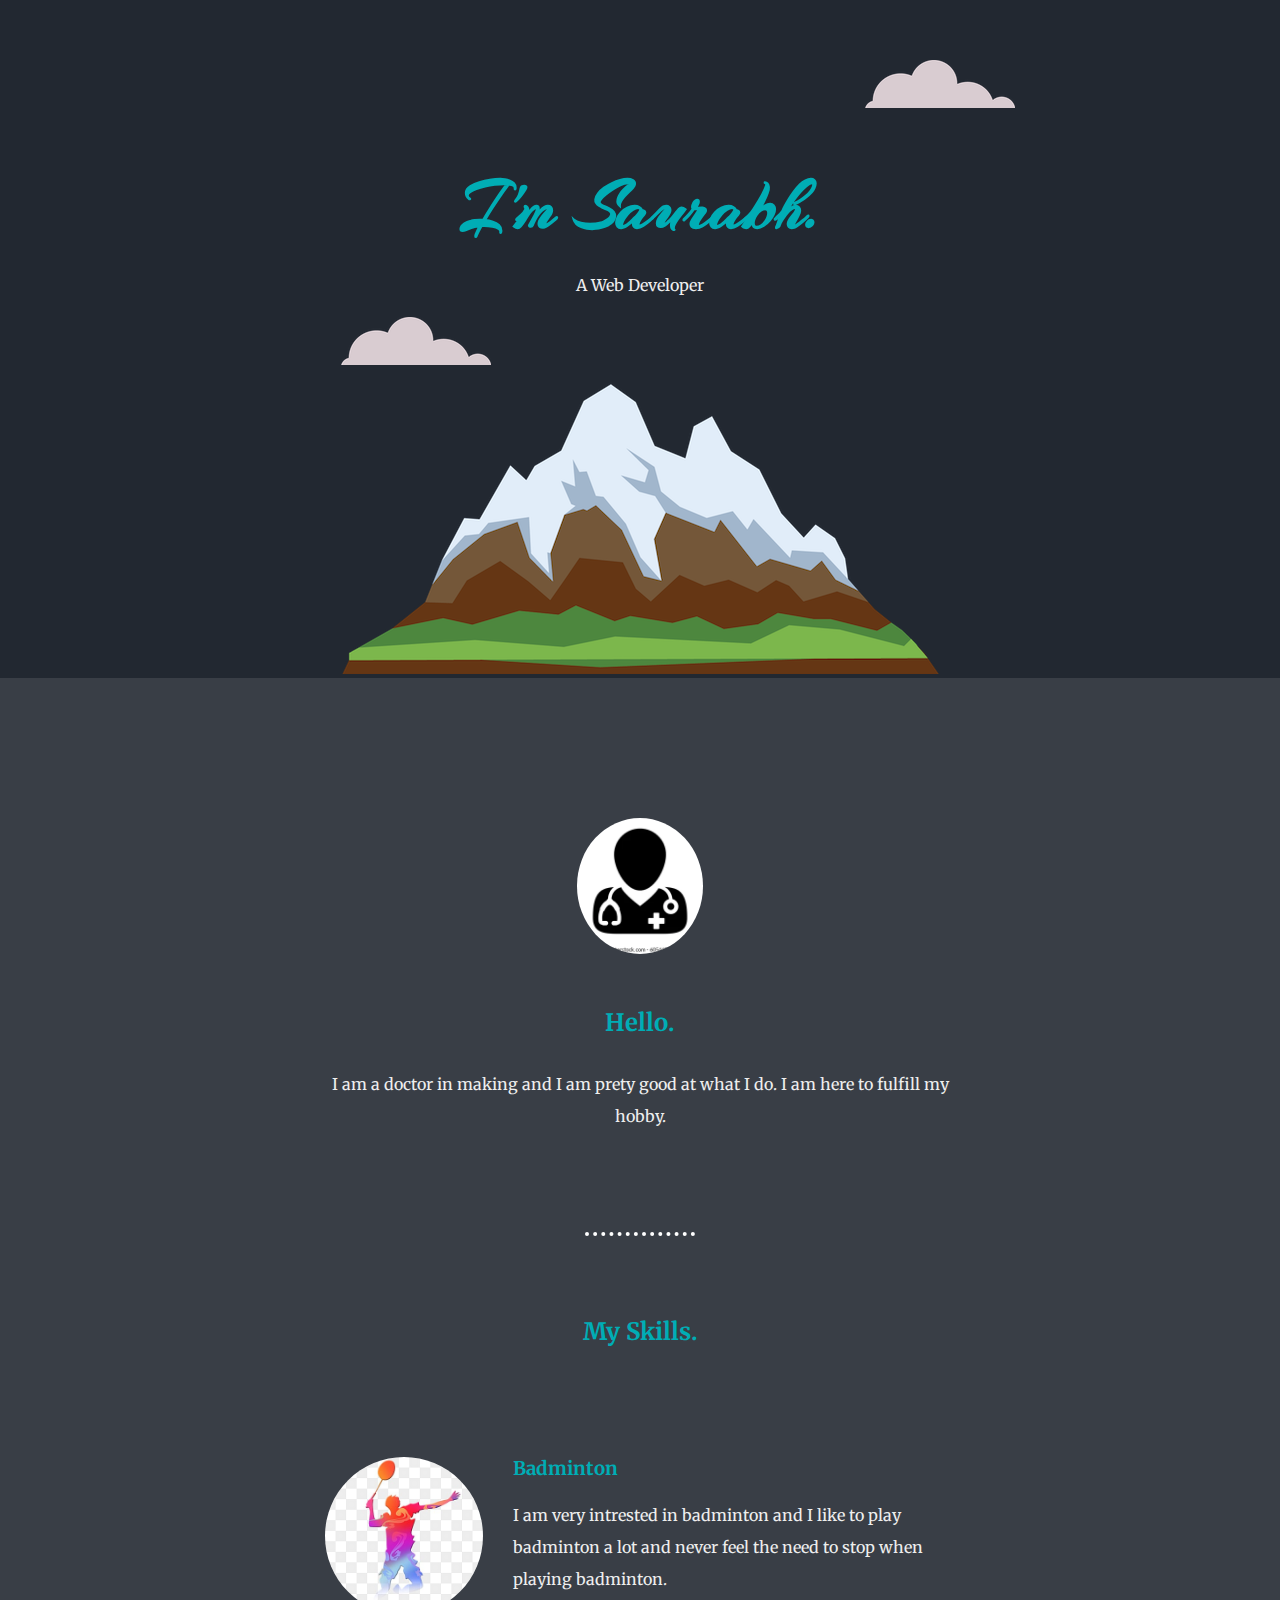
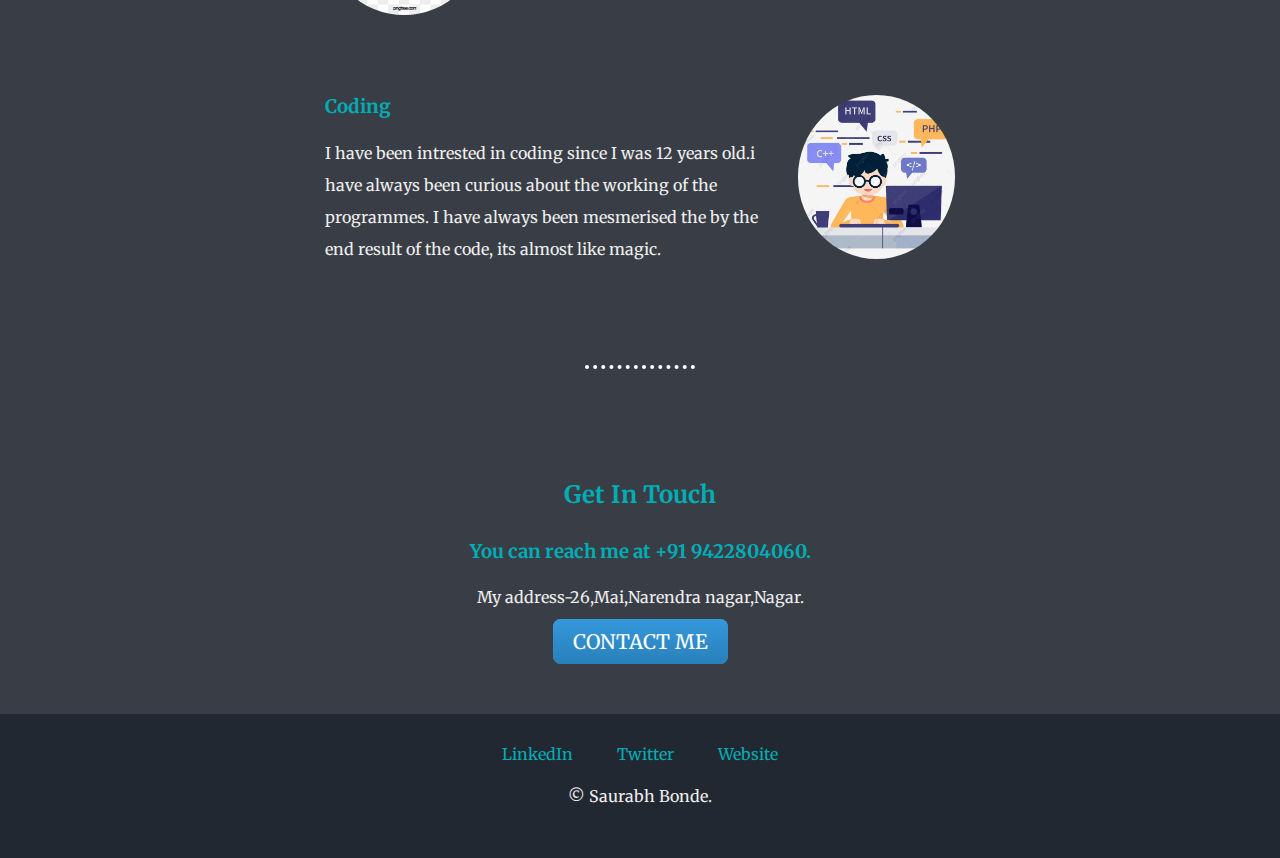
<file: index.html>
<!DOCTYPE html>
<html lang="en" dir="ltr">

<head>
  <meta charset="utf-8">
  <title>Saurabh bonde</title>
  <link rel="stylesheet" href="css/styles.css">
  <link class="master" rel="icon" href="favicon.ico">
  <link rel="preconnect" href="https://fonts.googleapis.com">
  <link rel="preconnect" href="https://fonts.gstatic.com" crossorigin>
  <link href="<link rel=" preconnect" href="https://fonts.googleapis.com">
  <link rel="preconnect" href="https://fonts.gstatic.com" crossorigin>
  <link href="https://fonts.googleapis.com/css2?family=Arizonia&family=Dancing+Script&family=Merriweather:wght@300&family=Montserrat:wght@200&display=swap" rel="stylesheet">
</head>

<body>
  <div class="top-conatiner">
    <img class="top-cloud" src="images/cloud.png" alt="cloud-image">
    <h1>I'm Saurabh.</h1>
    <p>A Web Developer</p>
    <img class="bottom-cloud" src="images/cloud.png" alt="cloud-image">
    <img class="mountain" src="images/mountain.png" alt="mountain-img">
    <div class="middle-container">
      <div class="profile">
        <img class="profile-pic" src="doctor.webp" alt="Profile-pic">
        <h2>Hello.</h2>
        <p class="paragraph">I am a doctor in making and I am prety good at what I do. I am here to fulfill my hobby. </p>

      </div>
      <hr>
      <div class="skills">
        <h2>My Skills.</h2>
        <div class="skill-row">
          <img class="badminton" src="images/badminton-skill2.jpeg" alt="badminton-pic">
          <h3>Badminton</h3>
          <p>I am very intrested in badminton and I like to play badminton a lot and never feel the need to stop when playing badminton.</p>
        </div>
        <div class="skill-row">
          <img class="coding" src="images/coding-skill.jpeg" alt="coding-pic">
          <h3>Coding</h3>
          <p>I have been intrested in coding since I was 12 years old.i have always been curious about the working of the programmes. I have always been mesmerised the by the end result of the code, its almost like magic.</p>
        </div>
      </div>
      <hr>
      <div class="contact-me">
        <h2>Get In Touch</h2>
        <h3>You can reach me at +91 9422804060.</h3>
        <p>My address-26,Mai,Narendra nagar,Nagar.</p>
        <a class="btn" href="mailto:Saurabhbonde123@gmail.com">CONTACT ME</a>
      </div>
    </div>


    <div class="bottom-container">
      <a class="footer-link" href="https://www.linkedin.com/">LinkedIn</a>
      <a class="footer-link" href="https://twitter.com/">Twitter</a>
      <a class="footer-link" href="https://www.appbrewery.co/">Website</a>
      <p>© Saurabh Bonde.</p>
    </div>
</body>



</html>
</file>
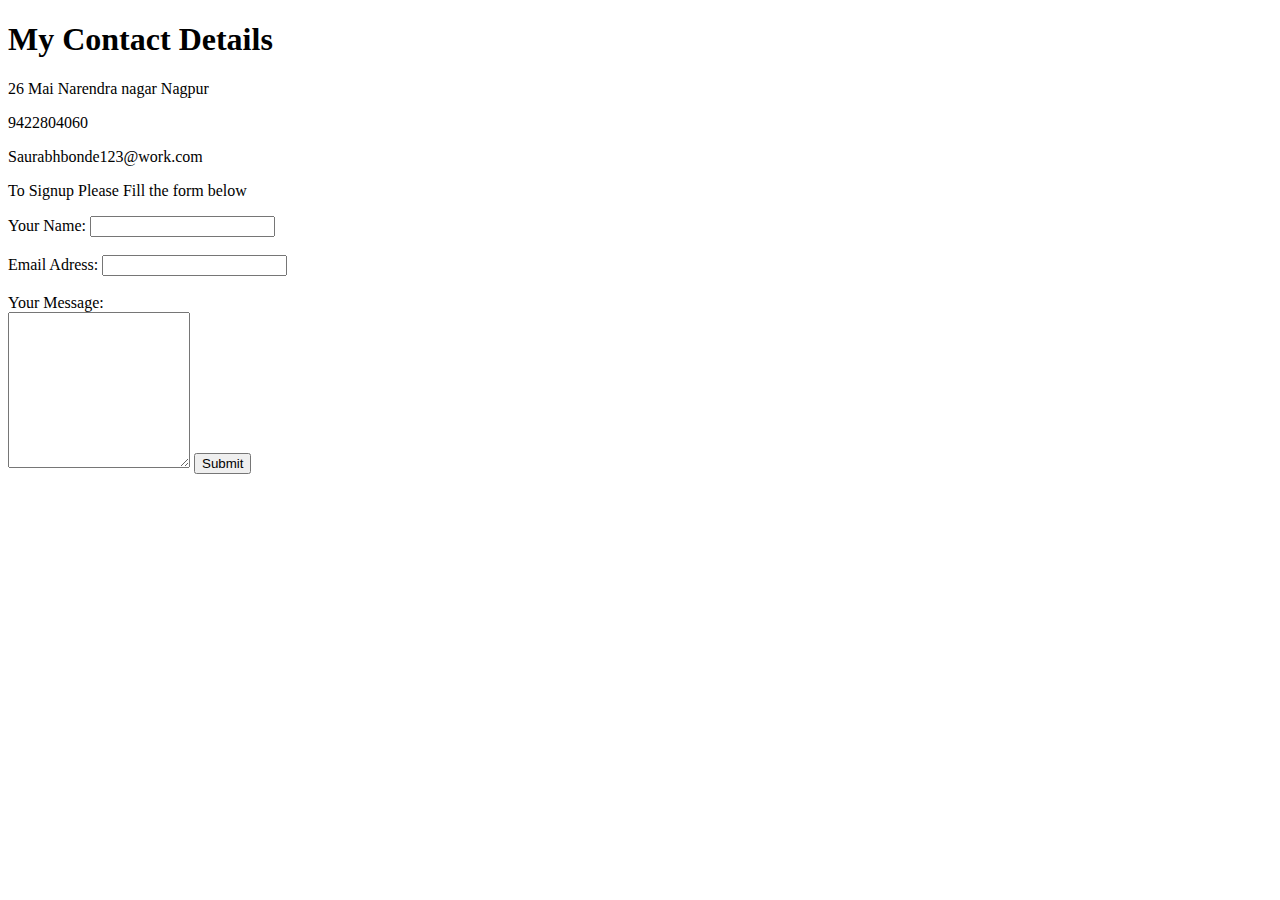
<file: Contact-me.html>
<!DOCTYPE html>
<html lang="en" dir="ltr">

<head>
  <meta charset="utf-8">
  <title>My Contact Details</title>
</head>

<body>
  <h1>My Contact Details</h1>
  <p>26 Mai Narendra nagar Nagpur</p>
  <p>9422804060</p>
  <p>Saurabhbonde123@work.com</p>
   <p>To Signup Please Fill the form below</p>
   <form action="mailto:saurabhbonde123@gmail.com" method="post"enctype="text/plain">
     <label for="">Your Name:</label>
     <input type="text" name="Yourname" value=""><br><br>
     <label for="">Email Adress:</label>
     <input type="Email" name="Your email" value=""><br><br>
     <label for="">Your Message:</label><br>
     <textarea name="name" rows="10" cols="20"></textarea>
     <input type="Submit" name="">
   </form>
</body>

</html>
</file>
<file: css/styles.css>
body {
  background-color: #222831;
  text-align: center;
  margin: auto;
  font-family: Montserrat, sans-serif;
}

h1 {
  color: #00ADB5;
  font-family: 'Arizonia', cursive;
  font-size: 4.56rem;
  margin-bottom: 0;
}

h2 {
  color: #00ADB5;
  font-family: Merriweather, sans-serif;
  padding-bottom: 10px;
}

h3 {
  color: #00ADB5;
  font-family: Merriweather, sans-serif;
}

p {
  color: #EEEEEE;
  font-family: Merriweather, sans-serif;
  font-size: 1rem;
  line-height: 2;
}

hr {
  border-style: none;
  border-top-style: dotted;
  border-color: white;
  border-width: 4px;
  width: 4%;
  padding: 30px;
}
a{
  color: #00ADB5;
  font-family: Merriweather, sans-serif;
  text-decoration: none;
  margin: 10px 20px;
}
a:hover{
  color: #EAF6F6;
}

.pro {
  text-decoration: underline;
}

.top-conatiner {
  background-color: #222831;
}

.middle-container {
  background-color: #393E46;
  padding: 10px;
}

.bottom-container{
  background-color: #222831;
  padding: 30px;
}

.bottom-cloud {
  position: absolute;
}

.top-cloud {
  margin-top: 60px;
  position: relative;
  left: 300px;
}

.profile{
  width: 50%;
  margin: 100px auto 100px auto;

}

.profile-pic {
  padding: 30px;
  border-radius: 100%;
  width: 20%;
}

.skill-row{
  width: 50%;
  margin: 100px auto 100px auto;
  text-align: left;
}
.badminton{
  border-radius: 100%;
  width: 25%;
  height: 25%;
  float: left;
  margin-right: 30px;
}
.coding{
  border-radius: 100%;
  width: 25%;
  height: 25%;
  float: right;
  margin-left: 30px;

}
 .btn{
  background: #3498db;
  background-image: -webkit-linear-gradient(top, #3498db, #2980b9);
  background-image: -moz-linear-gradient(top, #3498db, #2980b9);
  background-image: -ms-linear-gradient(top, #3498db, #2980b9);
  background-image: -o-linear-gradient(top, #3498db, #2980b9);
  background-image: linear-gradient(to bottom, #3498db, #2980b9);
  -webkit-border-radius: 8;
  -moz-border-radius: 8;
  border-radius: 8px;
  font-family: Merriweather, sans-serif;
  color: #ffffff;
  font-size: 20px;
  padding: 10px 20px 10px 20px;
  text-decoration: none;
}

.btn:hover{
  background: #30e3cb;
  background-image: -webkit-linear-gradient(top, #30e3cb, #2bc4ad);
  background-image: -moz-linear-gradient(top, #30e3cb, #2bc4ad);
  background-image: -ms-linear-gradient(top, #30e3cb, #2bc4ad);
  background-image: -o-linear-gradient(top, #30e3cb, #2bc4ad);
  background-image: linear-gradient(to bottom, #30e3cb, #2bc4ad);
  text-decoration: none;
}
.contact-me{
  width: 40%;
  margin: 50px auto 50px;
}
</file>
